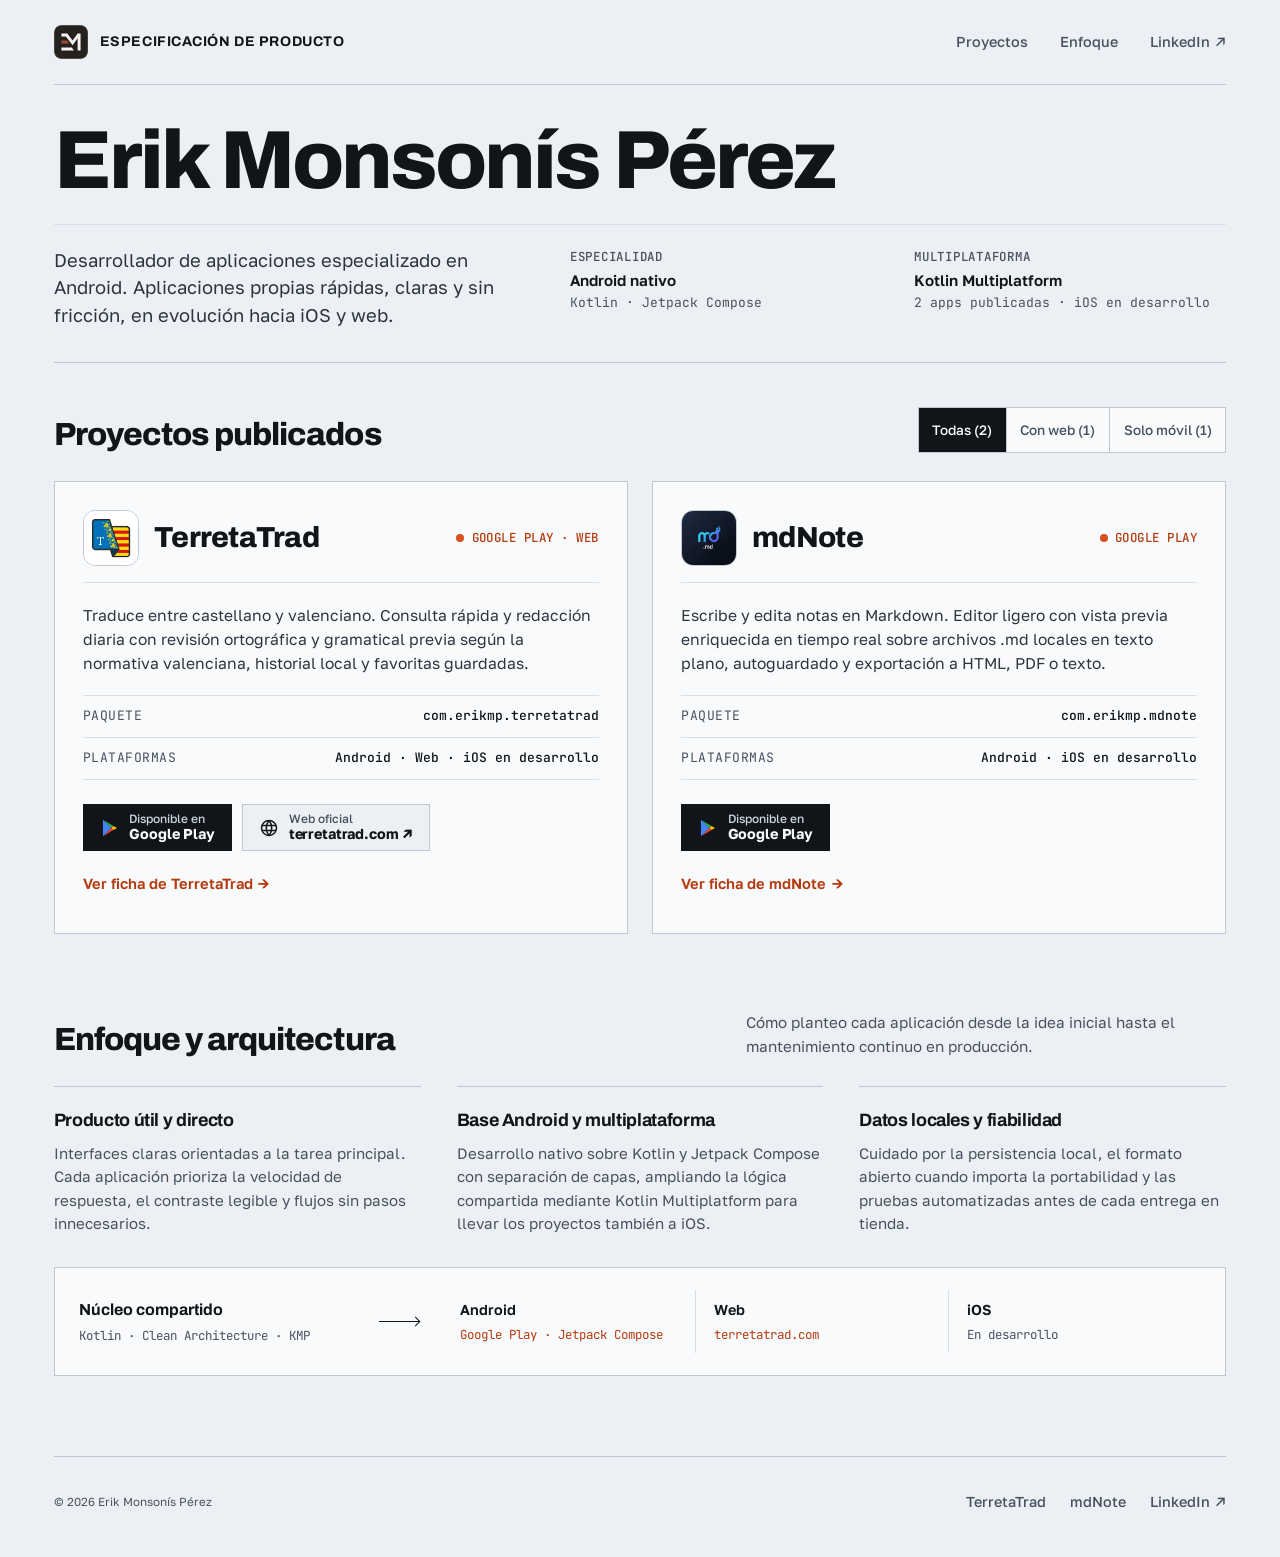
<file: index.html>
<!doctype html>
<html lang="es">
  <head>
    <meta charset="utf-8">
    <meta name="viewport" content="width=device-width, initial-scale=1">
    <title>Erik Monsonís Pérez · Desarrollo de aplicaciones</title>
    <meta name="description" content="Portfolio de Erik Monsonís Pérez, desarrollador de aplicaciones especializado en Android.">
    <link rel="icon" type="image/svg+xml" href="/assets/monograma.svg">
    <link rel="apple-touch-icon" href="/assets/developer-icon.png">
    <link rel="preconnect" href="https://fonts.googleapis.com">
    <link rel="preconnect" href="https://fonts.gstatic.com" crossorigin>
    <link rel="stylesheet" href="https://fonts.googleapis.com/css2?family=Archivo:wght@600;700;800&family=Golos+Text:wght@400;500;600&family=JetBrains+Mono:wght@400;500&display=swap">
    <link rel="stylesheet" href="styles.css">
    <script src="site.js" defer></script>
  </head>
  <body>
    <a class="skip-link" href="#contenido">Saltar al contenido</a>

    <div class="site">
      <header class="site-header">
        <a class="brand" href="./" aria-label="Erik Monsonís Pérez · Inicio">
          <img src="/assets/monograma.svg" width="34" height="34" alt="">
          <span>Especificación de producto</span>
        </a>
        <nav class="nav" aria-label="Navegación principal">
          <a href="#apps">Proyectos</a>
          <a href="#enfoque">Enfoque</a>
          <a href="https://www.linkedin.com/in/erikmonsonisperez/">LinkedIn <span aria-hidden="true">↗</span></a>
        </nav>
      </header>

      <main id="contenido">
        <section class="intro" aria-labelledby="intro-title">
          <h1 id="intro-title">Erik Monsonís Pérez</h1>
          <div class="intro-spec">
            <p class="intro-copy">Desarrollador de aplicaciones especializado en Android. Aplicaciones propias rápidas, claras y sin fricción, en evolución hacia iOS y web.</p>
            <dl class="intro-meta">
              <div class="spec-cell">
                <dt>Especialidad</dt>
                <dd>Android nativo <span class="spec-sub">Kotlin · Jetpack Compose</span></dd>
              </div>
              <div class="spec-cell">
                <dt>Multiplataforma</dt>
                <dd>Kotlin Multiplatform <span class="spec-sub">2 apps publicadas · iOS en desarrollo</span></dd>
              </div>
            </dl>
          </div>
        </section>

        <section id="apps" class="section-block" aria-labelledby="apps-title">
          <div class="section-heading">
            <div>
              <h2 id="apps-title">Proyectos publicados</h2>
            </div>
            <div class="platform-filter" role="group" aria-label="Filtrar proyectos por disponibilidad">
              <button type="button" class="filter-btn" data-filter="all" aria-pressed="true">Todas (2)</button>
              <button type="button" class="filter-btn" data-filter="web" aria-pressed="false">Con web (1)</button>
              <button type="button" class="filter-btn" data-filter="mobile" aria-pressed="false">Solo móvil (1)</button>
            </div>
            <p id="filter-status" class="sr-only" aria-live="polite">Mostrando las 2 aplicaciones publicadas.</p>
          </div>

          <div class="project-grid">
            <article class="project-card" data-scope="all web">
              <header class="project-card-header">
                <div class="project-identity">
                  <img class="app-icon" src="/assets/terretatrad.webp" width="56" height="56" alt="">
                  <h3><a href="/terretatrad/">TerretaTrad</a></h3>
                </div>
                <span class="status-dot">Google Play · Web</span>
              </header>

              <div class="project-card-body">
                <p class="project-card-summary">Traduce entre castellano y valenciano. Consulta rápida y redacción diaria con revisión ortográfica y gramatical previa según la normativa valenciana, historial local y favoritas guardadas.</p>
                <dl class="spec-table">
                  <div class="spec-row">
                    <dt>Paquete</dt>
                    <dd>com.erikmp.terretatrad</dd>
                  </div>
                  <div class="spec-row">
                    <dt>Plataformas</dt>
                    <dd>Android · Web · iOS en desarrollo</dd>
                  </div>
                </dl>
              </div>

              <footer class="project-card-footer">
                <div class="store-badges">
                  <a class="store-badge store-badge--play" href="https://play.google.com/store/apps/details?id=com.erikmp.terretatrad">
                    <svg class="badge-icon" width="20" height="20" viewBox="0 0 24 24" aria-hidden="true">
                      <path fill="#4285F4" d="M4 2.5L13.6 12 4 21.5c-.3-.3-.5-.8-.5-1.4V3.9c0-.6.2-1.1.5-1.4Z"/>
                      <path fill="#34A853" d="M4 2.5l12.2 6.98L13.6 12 4 2.5Z"/>
                      <path fill="#FBBC04" d="M16.2 9.48l3.7 2.12c.7.4.7.4 0 .8l-3.7 2.12L13.6 12l2.6-2.52Z"/>
                      <path fill="#EA4335" d="M13.6 12l2.6 2.52L4 21.5 13.6 12Z"/>
                    </svg>
                    <span class="badge-text">
                      <span class="badge-kicker">Disponible en</span>
                      <span class="badge-title">Google Play</span>
                    </span>
                  </a>
                  <a class="store-badge store-badge--web" href="https://terretatrad.com/">
                    <svg class="badge-icon" width="20" height="20" viewBox="0 0 24 24" fill="none" stroke="currentColor" stroke-width="1.8" aria-hidden="true">
                      <circle cx="12" cy="12" r="9"/>
                      <path d="M3.6 9h16.8M3.6 15h16.8M12 3a14 14 0 0 1 0 18M12 3a14 14 0 0 0 0 18"/>
                    </svg>
                    <span class="badge-text">
                      <span class="badge-kicker">Web oficial</span>
                      <span class="badge-title">terretatrad.com <span aria-hidden="true">↗</span></span>
                    </span>
                  </a>
                </div>
                <a class="card-detail-link" href="/terretatrad/">Ver ficha de TerretaTrad <span class="arrow" aria-hidden="true">→</span></a>
              </footer>
            </article>

            <article class="project-card" data-scope="all mobile">
              <header class="project-card-header">
                <div class="project-identity">
                  <img class="app-icon" src="/assets/mdnote.webp" width="56" height="56" alt="">
                  <h3><a href="/mdnote/">mdNote</a></h3>
                </div>
                <span class="status-dot">Google Play</span>
              </header>

              <div class="project-card-body">
                <p class="project-card-summary">Escribe y edita notas en Markdown. Editor ligero con vista previa enriquecida en tiempo real sobre archivos .md locales en texto plano, autoguardado y exportación a HTML, PDF o texto.</p>
                <dl class="spec-table">
                  <div class="spec-row">
                    <dt>Paquete</dt>
                    <dd>com.erikmp.mdnote</dd>
                  </div>
                  <div class="spec-row">
                    <dt>Plataformas</dt>
                    <dd>Android · iOS en desarrollo</dd>
                  </div>
                </dl>
              </div>

              <footer class="project-card-footer">
                <div class="store-badges">
                  <a class="store-badge store-badge--play" href="https://play.google.com/store/apps/details?id=com.erikmp.mdnote">
                    <svg class="badge-icon" width="20" height="20" viewBox="0 0 24 24" aria-hidden="true">
                      <path fill="#4285F4" d="M4 2.5L13.6 12 4 21.5c-.3-.3-.5-.8-.5-1.4V3.9c0-.6.2-1.1.5-1.4Z"/>
                      <path fill="#34A853" d="M4 2.5l12.2 6.98L13.6 12 4 2.5Z"/>
                      <path fill="#FBBC04" d="M16.2 9.48l3.7 2.12c.7.4.7.4 0 .8l-3.7 2.12L13.6 12l2.6-2.52Z"/>
                      <path fill="#EA4335" d="M13.6 12l2.6 2.52L4 21.5 13.6 12Z"/>
                    </svg>
                    <span class="badge-text">
                      <span class="badge-kicker">Disponible en</span>
                      <span class="badge-title">Google Play</span>
                    </span>
                  </a>
                </div>
                <a class="card-detail-link" href="/mdnote/">Ver ficha de mdNote <span class="arrow" aria-hidden="true">→</span></a>
              </footer>
            </article>
          </div>
        </section>

        <section id="enfoque" class="section-block section-block--spaced" aria-labelledby="enfoque-title">
          <div class="section-heading">
            <h2 id="enfoque-title">Enfoque y arquitectura</h2>
            <p class="section-summary">Cómo planteo cada aplicación desde la idea inicial hasta el mantenimiento continuo en producción.</p>
          </div>

          <div class="pillars-ledger">
            <article class="pillar-item">
              <h3>Producto útil y directo</h3>
              <p>Interfaces claras orientadas a la tarea principal. Cada aplicación prioriza la velocidad de respuesta, el contraste legible y flujos sin pasos innecesarios.</p>
            </article>
            <article class="pillar-item">
              <h3>Base Android y multiplataforma</h3>
              <p>Desarrollo nativo sobre Kotlin y Jetpack Compose con separación de capas, ampliando la lógica compartida mediante Kotlin Multiplatform para llevar los proyectos también a iOS.</p>
            </article>
            <article class="pillar-item">
              <h3>Datos locales y fiabilidad</h3>
              <p>Cuidado por la persistencia local, el formato abierto cuando importa la portabilidad y las pruebas automatizadas antes de cada entrega en tienda.</p>
            </article>
          </div>

          <div class="arch-flow" aria-label="Flujo de arquitectura multiplataforma">
            <div class="arch-core">
              <strong>Núcleo compartido</strong>
              <span>Kotlin · Clean Architecture · KMP</span>
            </div>
            <div class="arch-bridge" aria-hidden="true"></div>
            <div class="arch-targets">
              <div class="arch-target arch-target--live">
                <strong>Android</strong>
                <span>Google Play · Jetpack Compose</span>
              </div>
              <div class="arch-target arch-target--live">
                <strong>Web</strong>
                <span>terretatrad.com</span>
              </div>
              <div class="arch-target">
                <strong>iOS</strong>
                <span>En desarrollo</span>
              </div>
            </div>
          </div>
        </section>
      </main>

      <footer class="site-footer">
        <small>© 2026 Erik Monsonís Pérez</small>
        <div class="footer-links">
          <a href="/terretatrad/">TerretaTrad</a>
          <a href="/mdnote/">mdNote</a>
          <a href="https://www.linkedin.com/in/erikmonsonisperez/">LinkedIn <span aria-hidden="true">↗</span></a>
        </div>
      </footer>
    </div>
  </body>
</html>
</file>
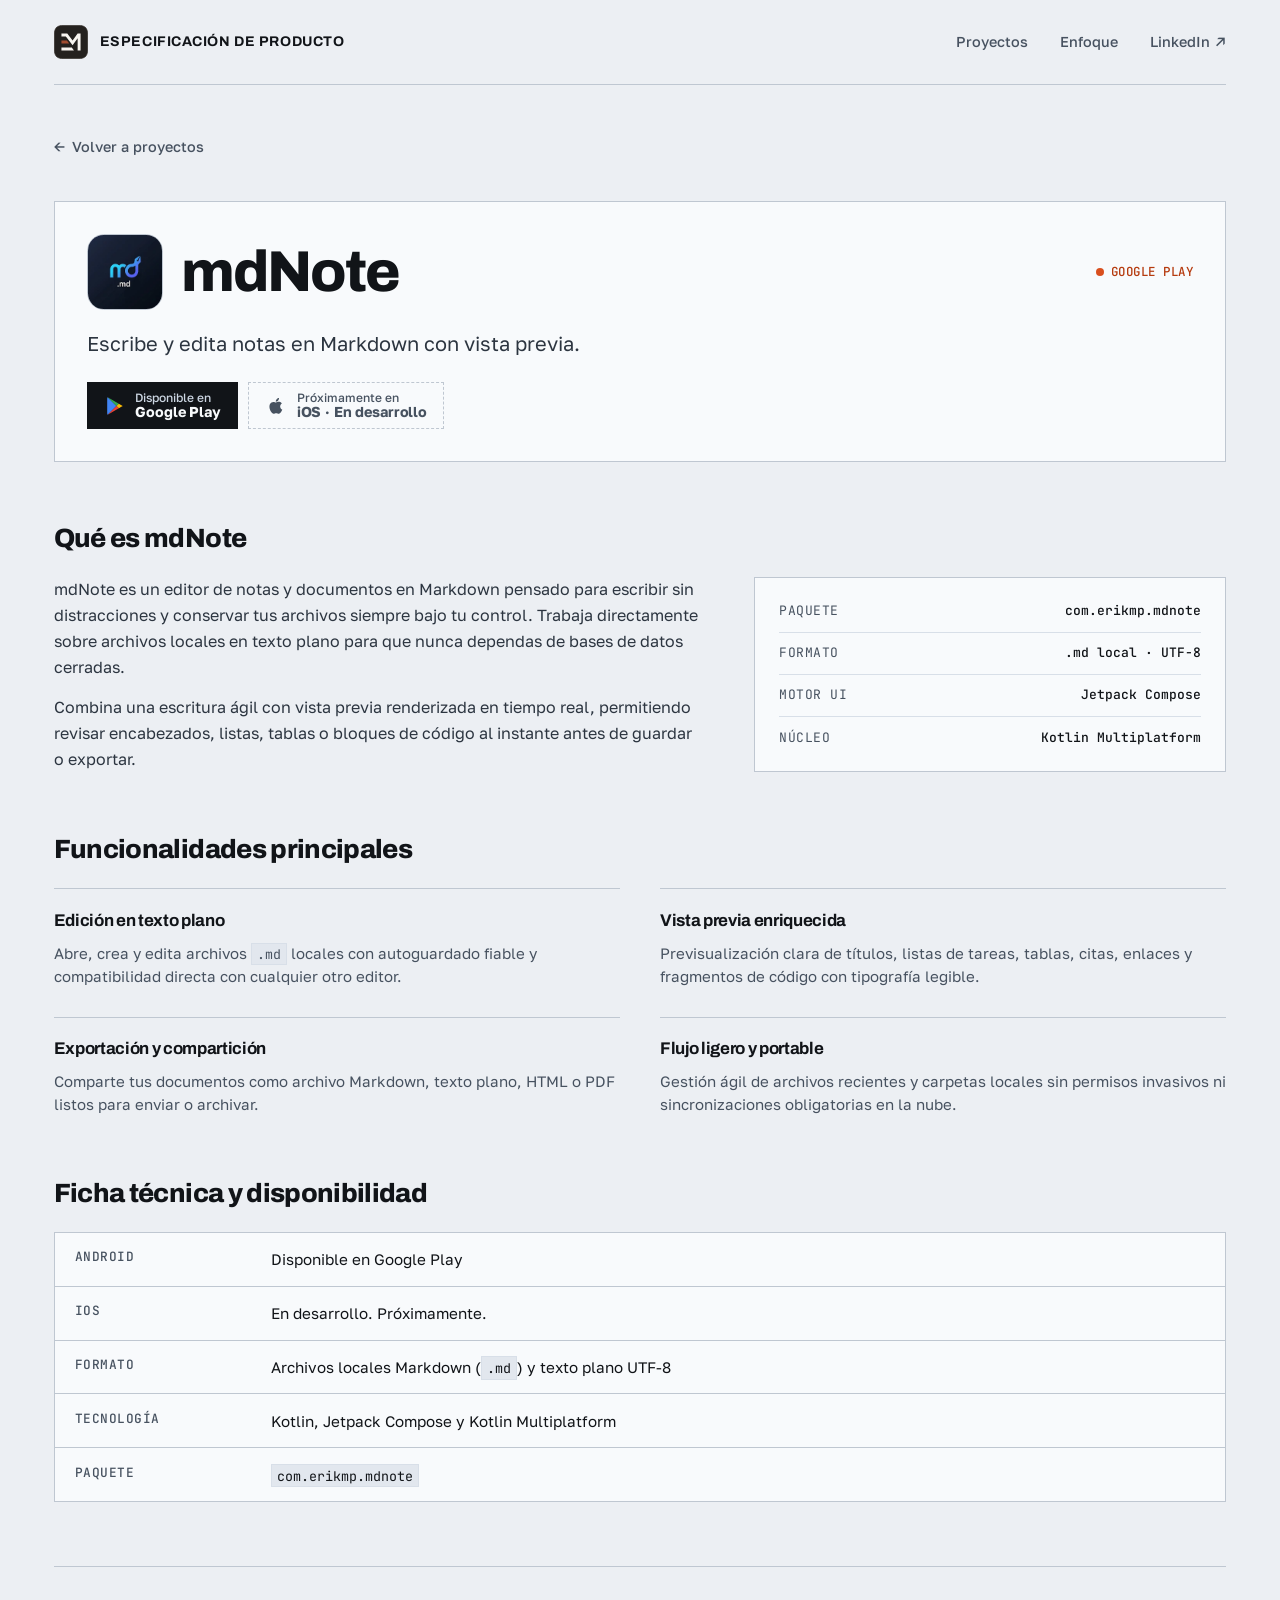
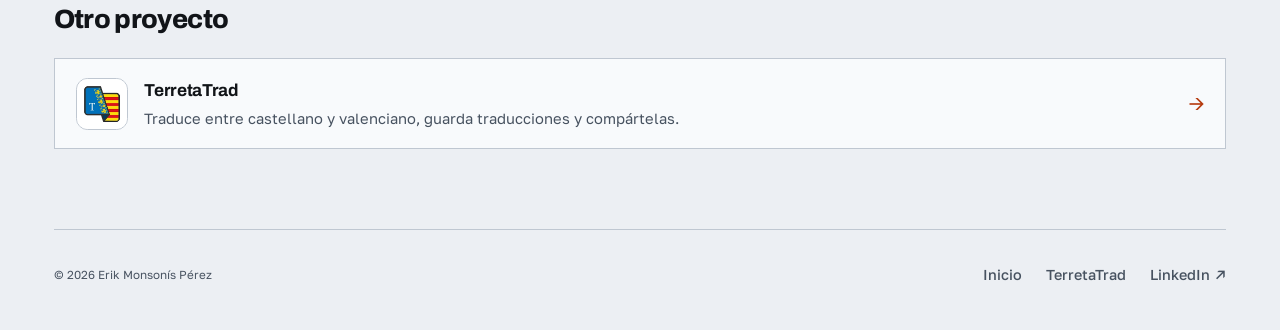
<file: mdnote/index.html>
<!doctype html>
<html lang="es">
  <head>
    <meta charset="utf-8">
    <meta name="viewport" content="width=device-width, initial-scale=1">
    <title>mdNote · Erik Monsonís Pérez</title>
    <meta name="description" content="Escribe y edita notas en Markdown con vista previa.">
    <link rel="icon" type="image/svg+xml" href="/assets/monograma.svg">
    <link rel="apple-touch-icon" href="/assets/developer-icon.png">
    <link rel="preconnect" href="https://fonts.googleapis.com">
    <link rel="preconnect" href="https://fonts.gstatic.com" crossorigin>
    <link rel="stylesheet" href="https://fonts.googleapis.com/css2?family=Archivo:wght@600;700;800&family=Golos+Text:wght@400;500;600&family=JetBrains+Mono:wght@400;500&display=swap">
    <link rel="stylesheet" href="../styles.css">
    <script src="../site.js" defer></script>
  </head>
  <body>
    <a class="skip-link" href="#contenido">Saltar al contenido</a>

    <div class="site">
      <header class="site-header">
        <a class="brand" href="../" aria-label="Erik Monsonís Pérez · Inicio">
          <img src="/assets/monograma.svg" width="34" height="34" alt="">
          <span>Especificación de producto</span>
        </a>
        <nav class="nav" aria-label="Navegación principal">
          <a href="../#apps">Proyectos</a>
          <a href="../#enfoque">Enfoque</a>
          <a href="https://www.linkedin.com/in/erikmonsonisperez/">LinkedIn <span aria-hidden="true">↗</span></a>
        </nav>
      </header>

      <main id="contenido">
        <article class="detail" aria-labelledby="app-title">
          <a class="back-link" href="../#apps"><span aria-hidden="true">←</span> Volver a proyectos</a>

          <header class="detail-header">
            <div class="detail-heading">
              <div class="detail-title-row">
                <img class="app-icon" src="/assets/mdnote.webp" width="76" height="76" alt="">
                <h1 id="app-title">mdNote</h1>
              </div>
              <span class="status-dot">Google Play</span>
            </div>

            <p class="detail-copy">Escribe y edita notas en Markdown con vista previa.</p>

            <div class="detail-links store-badges">
              <a class="store-badge store-badge--play" href="https://play.google.com/store/apps/details?id=com.erikmp.mdnote">
                <svg class="badge-icon" width="22" height="22" viewBox="0 0 24 24" aria-hidden="true">
                  <path fill="#4285F4" d="M4 2.5L13.6 12 4 21.5c-.3-.3-.5-.8-.5-1.4V3.9c0-.6.2-1.1.5-1.4Z"/>
                  <path fill="#34A853" d="M4 2.5l12.2 6.98L13.6 12 4 2.5Z"/>
                  <path fill="#FBBC04" d="M16.2 9.48l3.7 2.12c.7.4.7.4 0 .8l-3.7 2.12L13.6 12l2.6-2.52Z"/>
                  <path fill="#EA4335" d="M13.6 12l2.6 2.52L4 21.5 13.6 12Z"/>
                </svg>
                <span class="badge-text">
                  <span class="badge-kicker">Disponible en</span>
                  <span class="badge-title">Google Play</span>
                </span>
              </a>

              <span class="store-badge store-badge--status">
                <svg class="badge-icon" width="22" height="22" viewBox="0 0 24 24" aria-hidden="true">
                  <path fill="currentColor" d="M16.52 12.46c-.02-2.17 1.77-3.22 1.85-3.27-1.01-1.48-2.58-1.68-3.13-1.7-1.32-.14-2.6.79-3.28.79-.68 0-1.72-.77-2.83-.75-1.45.02-2.79.85-3.54 2.15-1.52 2.63-.39 6.52 1.08 8.65.72 1.04 1.58 2.21 2.71 2.17 1.09-.04 1.5-.7 2.82-.7 1.31 0 1.69.7 2.83.68 1.17-.02 1.91-1.06 2.62-2.11.83-1.21 1.17-2.38 1.19-2.44-.03-.01-2.3-.88-2.32-3.47ZM14.37 6.08c.6-.73 1.01-1.74.9-2.75-.87.04-1.93.58-2.55 1.31-.55.64-1.04 1.67-.91 2.66.97.08 1.96-.49 2.56-1.22Z"/>
                </svg>
                <span class="badge-text">
                  <span class="badge-kicker">Próximamente en</span>
                  <span class="badge-title">iOS · En desarrollo</span>
                </span>
              </span>
            </div>
          </header>

          <section class="detail-section" aria-labelledby="overview-title">
            <h2 id="overview-title">Qué es mdNote</h2>
            <div class="detail-overview">
              <div class="detail-overview-prose">
                <p>mdNote es un editor de notas y documentos en Markdown pensado para escribir sin distracciones y conservar tus archivos siempre bajo tu control. Trabaja directamente sobre archivos locales en texto plano para que nunca dependas de bases de datos cerradas.</p>
                <p>Combina una escritura ágil con vista previa renderizada en tiempo real, permitiendo revisar encabezados, listas, tablas o bloques de código al instante antes de guardar o exportar.</p>
              </div>
              <aside class="detail-spec-sheet" aria-label="Resumen técnico de mdNote">
                <dl class="spec-table spec-table--sheet">
                  <div class="spec-row"><dt>Paquete</dt><dd>com.erikmp.mdnote</dd></div>
                  <div class="spec-row"><dt>Formato</dt><dd>.md local · UTF-8</dd></div>
                  <div class="spec-row"><dt>Motor UI</dt><dd>Jetpack Compose</dd></div>
                  <div class="spec-row"><dt>Núcleo</dt><dd>Kotlin Multiplatform</dd></div>
                </dl>
              </aside>
            </div>
          </section>

          <section class="detail-section" aria-labelledby="features-title">
            <h2 id="features-title">Funcionalidades principales</h2>
            <div class="feature-ledger">
              <article class="feature-item">
                <h3>Edición en texto plano</h3>
                <p>Abre, crea y edita archivos <code>.md</code> locales con autoguardado fiable y compatibilidad directa con cualquier otro editor.</p>
              </article>
              <article class="feature-item">
                <h3>Vista previa enriquecida</h3>
                <p>Previsualización clara de títulos, listas de tareas, tablas, citas, enlaces y fragmentos de código con tipografía legible.</p>
              </article>
              <article class="feature-item">
                <h3>Exportación y compartición</h3>
                <p>Comparte tus documentos como archivo Markdown, texto plano, HTML o PDF listos para enviar o archivar.</p>
              </article>
              <article class="feature-item">
                <h3>Flujo ligero y portable</h3>
                <p>Gestión ágil de archivos recientes y carpetas locales sin permisos invasivos ni sincronizaciones obligatorias en la nube.</p>
              </article>
            </div>
          </section>

          <section class="availability" aria-labelledby="availability-title">
            <h2 id="availability-title">Ficha técnica y disponibilidad</h2>
            <dl>
              <div><dt>Android</dt><dd>Disponible en Google Play</dd></div>
              <div><dt>iOS</dt><dd>En desarrollo. Próximamente.</dd></div>
              <div><dt>Formato</dt><dd>Archivos locales Markdown (<code>.md</code>) y texto plano UTF-8</dd></div>
              <div><dt>Tecnología</dt><dd>Kotlin, Jetpack Compose y Kotlin Multiplatform</dd></div>
              <div><dt>Paquete</dt><dd><code>com.erikmp.mdnote</code></dd></div>
            </dl>
          </section>

          <aside class="other-project" aria-label="Otro proyecto del estudio">
            <h2>Otro proyecto</h2>
            <a class="other-project-link" href="../terretatrad/">
              <img class="app-icon" src="/assets/terretatrad.webp" width="52" height="52" alt="">
              <span>
                <strong>TerretaTrad</strong>
                <span>Traduce entre castellano y valenciano, guarda traducciones y compártelas.</span>
              </span>
              <span class="app-arrow" aria-hidden="true">→</span>
            </a>
          </aside>
        </article>
      </main>

      <footer class="site-footer">
        <small>© 2026 Erik Monsonís Pérez</small>
        <div class="footer-links">
          <a href="../">Inicio</a>
          <a href="../terretatrad/">TerretaTrad</a>
          <a href="https://www.linkedin.com/in/erikmonsonisperez/">LinkedIn <span aria-hidden="true">↗</span></a>
        </div>
      </footer>
    </div>
  </body>
</html>
</file>
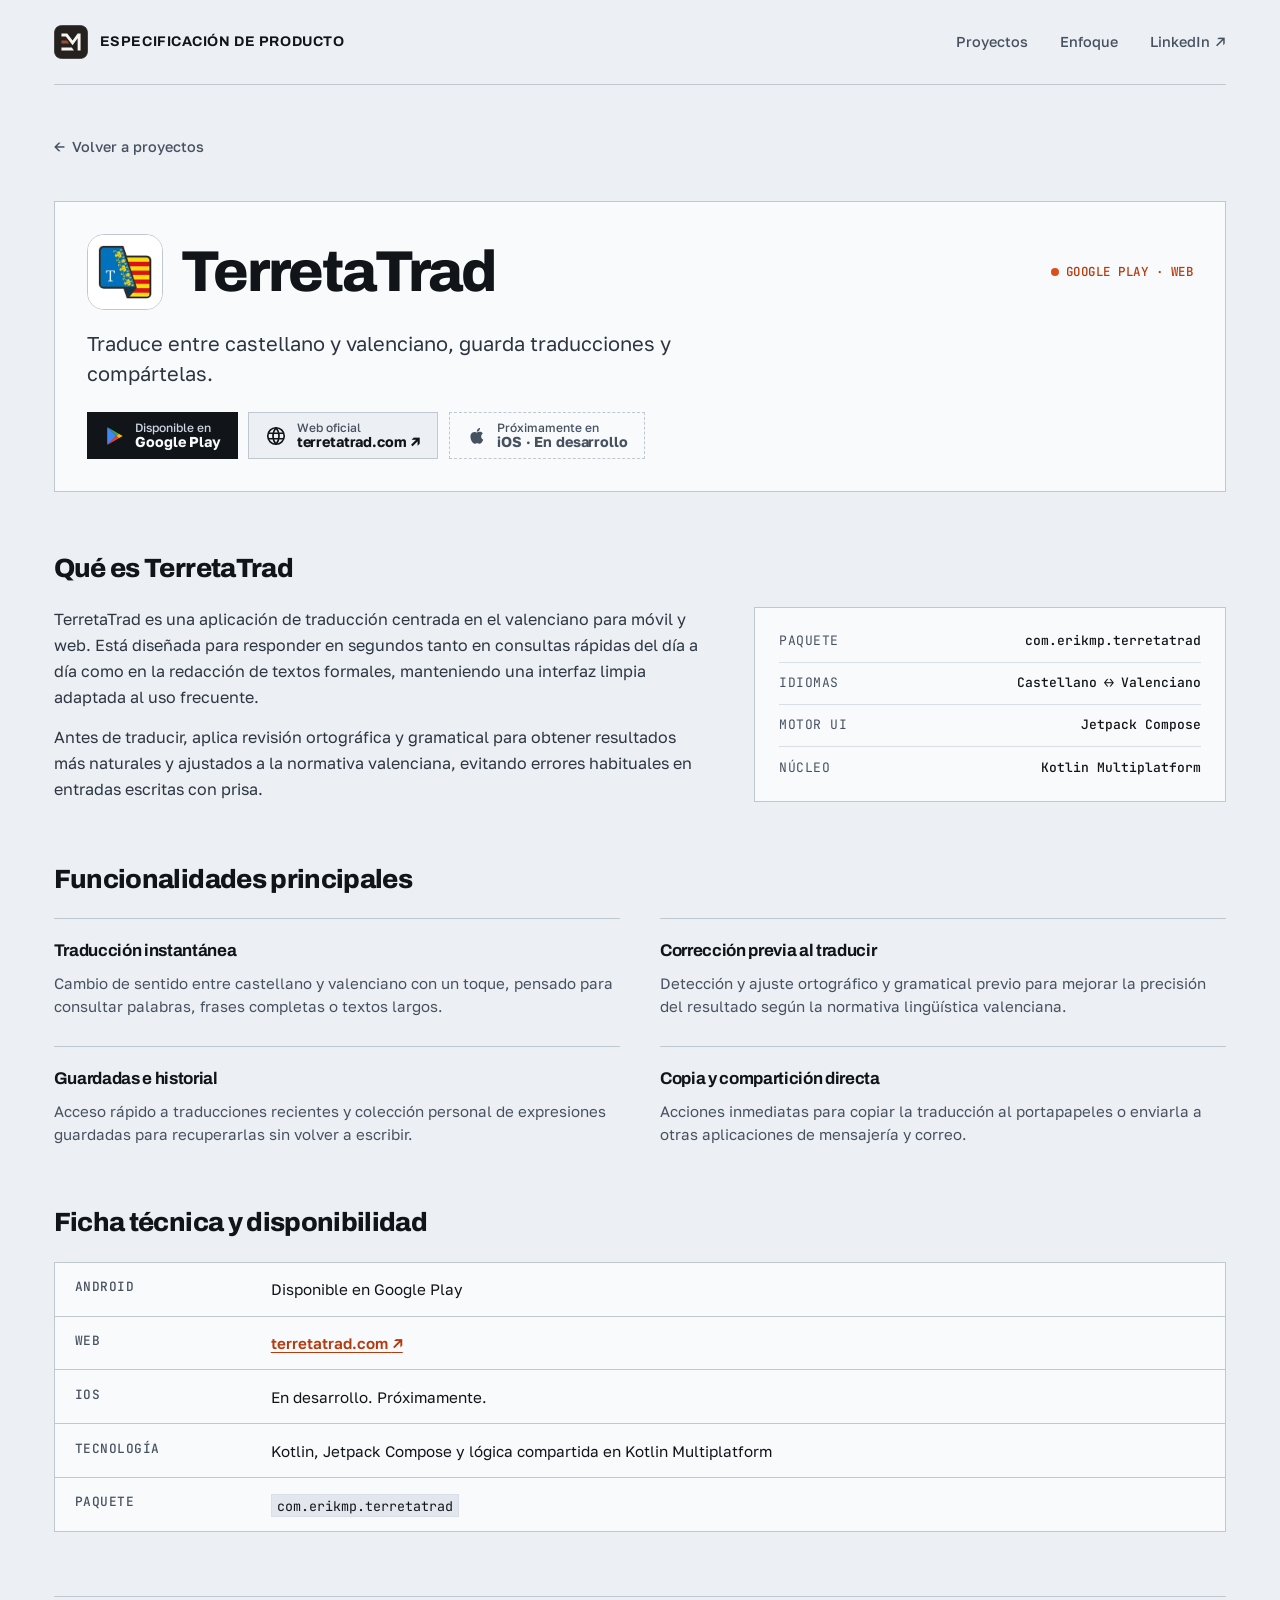
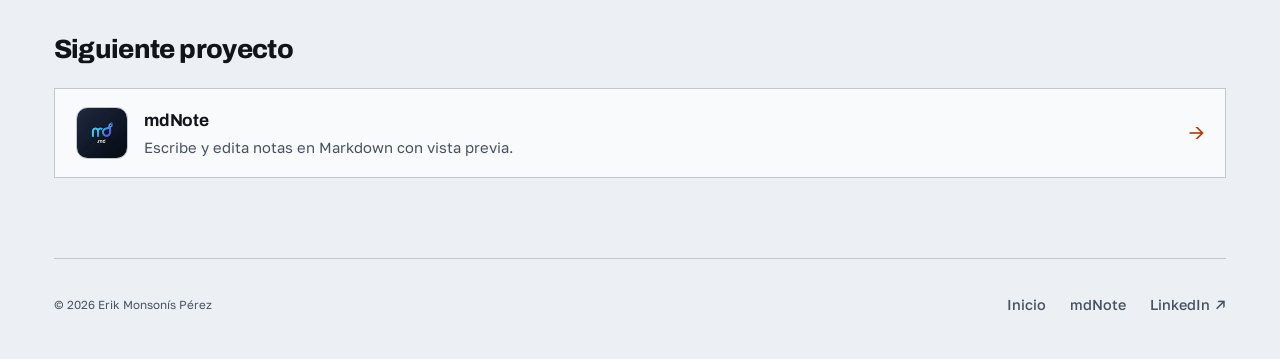
<file: terretatrad/index.html>
<!doctype html>
<html lang="es">
  <head>
    <meta charset="utf-8">
    <meta name="viewport" content="width=device-width, initial-scale=1">
    <title>TerretaTrad · Erik Monsonís Pérez</title>
    <meta name="description" content="Traduce entre castellano y valenciano, guarda traducciones y compártelas.">
    <link rel="icon" type="image/svg+xml" href="/assets/monograma.svg">
    <link rel="apple-touch-icon" href="/assets/developer-icon.png">
    <link rel="preconnect" href="https://fonts.googleapis.com">
    <link rel="preconnect" href="https://fonts.gstatic.com" crossorigin>
    <link rel="stylesheet" href="https://fonts.googleapis.com/css2?family=Archivo:wght@600;700;800&family=Golos+Text:wght@400;500;600&family=JetBrains+Mono:wght@400;500&display=swap">
    <link rel="stylesheet" href="../styles.css">
    <script src="../site.js" defer></script>
  </head>
  <body>
    <a class="skip-link" href="#contenido">Saltar al contenido</a>

    <div class="site">
      <header class="site-header">
        <a class="brand" href="../" aria-label="Erik Monsonís Pérez · Inicio">
          <img src="/assets/monograma.svg" width="34" height="34" alt="">
          <span>Especificación de producto</span>
        </a>
        <nav class="nav" aria-label="Navegación principal">
          <a href="../#apps">Proyectos</a>
          <a href="../#enfoque">Enfoque</a>
          <a href="https://www.linkedin.com/in/erikmonsonisperez/">LinkedIn <span aria-hidden="true">↗</span></a>
        </nav>
      </header>

      <main id="contenido">
        <article class="detail" aria-labelledby="app-title">
          <a class="back-link" href="../#apps"><span aria-hidden="true">←</span> Volver a proyectos</a>

          <header class="detail-header">
            <div class="detail-heading">
              <div class="detail-title-row">
                <img class="app-icon" src="/assets/terretatrad.webp" width="76" height="76" alt="">
                <h1 id="app-title">TerretaTrad</h1>
              </div>
              <span class="status-dot">Google Play · Web</span>
            </div>

            <p class="detail-copy">Traduce entre castellano y valenciano, guarda traducciones y compártelas.</p>

            <div class="detail-links store-badges">
              <a class="store-badge store-badge--play" href="https://play.google.com/store/apps/details?id=com.erikmp.terretatrad">
                <svg class="badge-icon" width="22" height="22" viewBox="0 0 24 24" aria-hidden="true">
                  <path fill="#4285F4" d="M4 2.5L13.6 12 4 21.5c-.3-.3-.5-.8-.5-1.4V3.9c0-.6.2-1.1.5-1.4Z"/>
                  <path fill="#34A853" d="M4 2.5l12.2 6.98L13.6 12 4 2.5Z"/>
                  <path fill="#FBBC04" d="M16.2 9.48l3.7 2.12c.7.4.7.4 0 .8l-3.7 2.12L13.6 12l2.6-2.52Z"/>
                  <path fill="#EA4335" d="M13.6 12l2.6 2.52L4 21.5 13.6 12Z"/>
                </svg>
                <span class="badge-text">
                  <span class="badge-kicker">Disponible en</span>
                  <span class="badge-title">Google Play</span>
                </span>
              </a>

              <a class="store-badge store-badge--web" href="https://terretatrad.com/">
                <svg class="badge-icon" width="22" height="22" viewBox="0 0 24 24" fill="none" stroke="currentColor" stroke-width="1.8" aria-hidden="true">
                  <circle cx="12" cy="12" r="9"/>
                  <path d="M3.6 9h16.8M3.6 15h16.8M12 3a14 14 0 0 1 0 18M12 3a14 14 0 0 0 0 18"/>
                </svg>
                <span class="badge-text">
                  <span class="badge-kicker">Web oficial</span>
                  <span class="badge-title">terretatrad.com <span aria-hidden="true">↗</span></span>
                </span>
              </a>

              <span class="store-badge store-badge--status">
                <svg class="badge-icon" width="22" height="22" viewBox="0 0 24 24" aria-hidden="true">
                  <path fill="currentColor" d="M16.52 12.46c-.02-2.17 1.77-3.22 1.85-3.27-1.01-1.48-2.58-1.68-3.13-1.7-1.32-.14-2.6.79-3.28.79-.68 0-1.72-.77-2.83-.75-1.45.02-2.79.85-3.54 2.15-1.52 2.63-.39 6.52 1.08 8.65.72 1.04 1.58 2.21 2.71 2.17 1.09-.04 1.5-.7 2.82-.7 1.31 0 1.69.7 2.83.68 1.17-.02 1.91-1.06 2.62-2.11.83-1.21 1.17-2.38 1.19-2.44-.03-.01-2.3-.88-2.32-3.47ZM14.37 6.08c.6-.73 1.01-1.74.9-2.75-.87.04-1.93.58-2.55 1.31-.55.64-1.04 1.67-.91 2.66.97.08 1.96-.49 2.56-1.22Z"/>
                </svg>
                <span class="badge-text">
                  <span class="badge-kicker">Próximamente en</span>
                  <span class="badge-title">iOS · En desarrollo</span>
                </span>
              </span>
            </div>
          </header>

          <section class="detail-section" aria-labelledby="overview-title">
            <h2 id="overview-title">Qué es TerretaTrad</h2>
            <div class="detail-overview">
              <div class="detail-overview-prose">
                <p>TerretaTrad es una aplicación de traducción centrada en el valenciano para móvil y web. Está diseñada para responder en segundos tanto en consultas rápidas del día a día como en la redacción de textos formales, manteniendo una interfaz limpia adaptada al uso frecuente.</p>
                <p>Antes de traducir, aplica revisión ortográfica y gramatical para obtener resultados más naturales y ajustados a la normativa valenciana, evitando errores habituales en entradas escritas con prisa.</p>
              </div>
              <aside class="detail-spec-sheet" aria-label="Resumen técnico de TerretaTrad">
                <dl class="spec-table spec-table--sheet">
                  <div class="spec-row"><dt>Paquete</dt><dd>com.erikmp.terretatrad</dd></div>
                  <div class="spec-row"><dt>Idiomas</dt><dd>Castellano ↔ Valenciano</dd></div>
                  <div class="spec-row"><dt>Motor UI</dt><dd>Jetpack Compose</dd></div>
                  <div class="spec-row"><dt>Núcleo</dt><dd>Kotlin Multiplatform</dd></div>
                </dl>
              </aside>
            </div>
          </section>

          <section class="detail-section" aria-labelledby="features-title">
            <h2 id="features-title">Funcionalidades principales</h2>
            <div class="feature-ledger">
              <article class="feature-item">
                <h3>Traducción instantánea</h3>
                <p>Cambio de sentido entre castellano y valenciano con un toque, pensado para consultar palabras, frases completas o textos largos.</p>
              </article>
              <article class="feature-item">
                <h3>Corrección previa al traducir</h3>
                <p>Detección y ajuste ortográfico y gramatical previo para mejorar la precisión del resultado según la normativa lingüística valenciana.</p>
              </article>
              <article class="feature-item">
                <h3>Guardadas e historial</h3>
                <p>Acceso rápido a traducciones recientes y colección personal de expresiones guardadas para recuperarlas sin volver a escribir.</p>
              </article>
              <article class="feature-item">
                <h3>Copia y compartición directa</h3>
                <p>Acciones inmediatas para copiar la traducción al portapapeles o enviarla a otras aplicaciones de mensajería y correo.</p>
              </article>
            </div>
          </section>

          <section class="availability" aria-labelledby="availability-title">
            <h2 id="availability-title">Ficha técnica y disponibilidad</h2>
            <dl>
              <div><dt>Android</dt><dd>Disponible en Google Play</dd></div>
              <div><dt>Web</dt><dd><a class="inline-link" href="https://terretatrad.com/">terretatrad.com <span aria-hidden="true">↗</span></a></dd></div>
              <div><dt>iOS</dt><dd>En desarrollo. Próximamente.</dd></div>
              <div><dt>Tecnología</dt><dd>Kotlin, Jetpack Compose y lógica compartida en Kotlin Multiplatform</dd></div>
              <div><dt>Paquete</dt><dd><code>com.erikmp.terretatrad</code></dd></div>
            </dl>
          </section>

          <aside class="other-project" aria-label="Otro proyecto del estudio">
            <h2>Siguiente proyecto</h2>
            <a class="other-project-link" href="../mdnote/">
              <img class="app-icon" src="/assets/mdnote.webp" width="52" height="52" alt="">
              <span>
                <strong>mdNote</strong>
                <span>Escribe y edita notas en Markdown con vista previa.</span>
              </span>
              <span class="app-arrow" aria-hidden="true">→</span>
            </a>
          </aside>
        </article>
      </main>

      <footer class="site-footer">
        <small>© 2026 Erik Monsonís Pérez</small>
        <div class="footer-links">
          <a href="../">Inicio</a>
          <a href="../mdnote/">mdNote</a>
          <a href="https://www.linkedin.com/in/erikmonsonisperez/">LinkedIn <span aria-hidden="true">↗</span></a>
        </div>
      </footer>
    </div>
  </body>
</html>
</file>
<file: styles.css>
:root {
  color-scheme: light;
  --bg: #eceff3;
  --surface: #f8fafc;
  --surface-alt: #e2e7ee;
  --ink: #111418;
  --muted: #475260;
  --accent: #d94f1e;
  --accent-ink: #b53a0e;
  --accent-hover: #962e09;
  --focus: #b53a0e;
  --line: #bfc7d1;
  --line-subtle: #d8dfe8;
  --gutter: clamp(1rem, 4.2vw, 3.5rem);
  --ease: cubic-bezier(0.2, 0.8, 0.2, 1);
  --ease-enter: cubic-bezier(0.22, 1, 0.36, 1);
}

*,
*::before,
*::after {
  box-sizing: border-box;
}

html {
  scrollbar-color: #9aa5b4 var(--bg);
}

body {
  margin: 0;
  background: var(--bg);
  color: var(--ink);
  font-family: "Golos Text", -apple-system, BlinkMacSystemFont, "Segoe UI", sans-serif;
  font-size: 1rem;
  font-weight: 400;
  line-height: 1.58;
  text-rendering: optimizeLegibility;
  -webkit-font-smoothing: antialiased;
  caret-color: var(--accent-ink);
}

::selection {
  background: var(--ink);
  color: var(--surface);
}

img,
svg {
  display: block;
}

a {
  color: inherit;
  text-decoration: none;
}

a:focus-visible,
button:focus-visible {
  outline: 2px solid var(--focus);
  outline-offset: 2px;
}

code,
.mono {
  font-family: "JetBrains Mono", ui-monospace, SFMono-Regular, Menlo, monospace;
}

code {
  font-size: 0.88em;
  padding: 0.12em 0.38em;
  background: var(--surface-alt);
  border: 1px solid var(--line-subtle);
  border-radius: 0;
}

.sr-only {
  position: absolute;
  width: 1px;
  height: 1px;
  padding: 0;
  margin: -1px;
  overflow: hidden;
  clip-path: inset(50%);
  white-space: nowrap;
  border: 0;
}

.skip-link {
  position: fixed;
  top: -4rem;
  left: 1rem;
  z-index: 100;
  padding: 0.65rem 1rem;
  background: var(--ink);
  color: var(--surface);
  font-size: 0.875rem;
  font-weight: 600;
}

.skip-link:focus {
  top: 1rem;
}

.site {
  width: min(76rem, calc(100% - 2 * var(--gutter)));
  min-height: 100vh;
  min-height: 100dvh;
  margin-inline: auto;
  display: flex;
  flex-direction: column;
}

/* Header & Footer */
.site-header,
.site-footer {
  display: flex;
  align-items: center;
  justify-content: space-between;
  flex-wrap: wrap;
  gap: 0.75rem 1.5rem;
}

.site-header {
  padding-block: 1.25rem;
  border-bottom: 1px solid var(--line);
}

.brand {
  display: inline-flex;
  align-items: center;
  gap: 0.75rem;
  min-height: 44px;
  font-family: "Archivo", sans-serif;
  font-size: 0.875rem;
  font-weight: 700;
  letter-spacing: 0.04em;
  text-transform: uppercase;
}

.brand img {
  width: 34px;
  height: 34px;
  border-radius: 7px;
  transition: transform 150ms var(--ease);
}

.brand:hover img,
.brand:focus-visible img {
  transform: scale(1.04);
}

.nav {
  display: flex;
  align-items: center;
  flex-wrap: wrap;
  gap: 0.5rem clamp(1rem, 2.5vw, 2rem);
}

.nav a,
.site-footer a {
  position: relative;
  display: inline-flex;
  align-items: center;
  gap: 0.3rem;
  min-height: 44px;
  color: var(--muted);
  font-size: 0.9rem;
  font-weight: 500;
  transition: color 150ms var(--ease);
}

.nav a::after,
.site-footer a::after {
  content: "";
  position: absolute;
  left: 0;
  right: 0;
  bottom: 8px;
  height: 1.5px;
  background: var(--ink);
  transform: scaleX(0);
  transform-origin: left;
  transition: transform 160ms var(--ease);
}

.nav a:hover,
.nav a:focus-visible,
.site-footer a:hover,
.site-footer a:focus-visible {
  color: var(--ink);
}

.nav a:hover::after,
.nav a:focus-visible::after,
.site-footer a:hover::after,
.site-footer a:focus-visible::after {
  transform: scaleX(1);
}

main {
  flex: 1;
}

h1,
h2,
h3,
p,
dl,
dd,
ul {
  margin: 0;
}

h1,
h2,
h3 {
  font-family: "Archivo", sans-serif;
  color: var(--ink);
}

/* Hero / Portada */
.intro {
  container-type: inline-size;
  padding-top: 2.25rem;
  padding-bottom: 2rem;
  border-bottom: 1px solid var(--line);
}

.intro h1 {
  font-size: clamp(1.55rem, 8.1vw, 5.15rem);
  font-size: clamp(1.55rem, 8.1cqi, 5.15rem);
  font-weight: 800;
  line-height: 0.96;
  letter-spacing: -0.035em;
  white-space: nowrap;
}

@media (max-width: 19.5rem) {
  .intro h1 {
    font-size: 1.75rem;
    white-space: normal;
  }
}

.intro-spec {
  margin-top: 1.5rem;
  padding-top: 1.35rem;
  border-top: 1px solid var(--line-subtle);
  display: grid;
  grid-template-columns: minmax(0, 1.55fr) repeat(2, minmax(0, 1fr));
  gap: 1.25rem 2rem;
  align-items: start;
}

.intro-copy {
  color: #2c3540;
  font-size: clamp(1rem, 0.95rem + 0.35vw, 1.15rem);
  line-height: 1.5;
  max-width: 40rem;
}

.intro-meta {
  display: contents;
}

.spec-cell {
  display: grid;
  gap: 0.25rem;
}

.spec-cell dt {
  font-family: "JetBrains Mono", monospace;
  font-size: 0.78rem;
  font-weight: 500;
  letter-spacing: 0.06em;
  text-transform: uppercase;
  color: var(--muted);
}

.spec-cell dd {
  font-size: 0.95rem;
  font-weight: 600;
  color: var(--ink);
  line-height: 1.38;
}

.spec-sub {
  display: block;
  margin-top: 0.15rem;
  font-family: "JetBrains Mono", monospace;
  font-size: 0.8125rem;
  font-weight: 400;
  color: var(--muted);
}

/* Entrance settle (no content hidden if JS disabled) */
.js-enter .intro h1,
.js-enter .intro-spec {
  animation: dossier-enter 560ms var(--ease-enter) both;
}

.js-enter .intro-spec {
  animation-delay: 80ms;
}

@keyframes dossier-enter {
  from {
    opacity: 0;
    transform: translateY(10px);
  }
  to {
    opacity: 1;
    transform: translateY(0);
  }
}

/* Projects Section */
.section-block {
  padding-top: clamp(1.75rem, 4vw, 2.75rem);
}

.section-block--spaced {
  padding-top: clamp(3.25rem, 6.5vw, 4.75rem);
}

.section-heading {
  display: flex;
  align-items: flex-end;
  justify-content: space-between;
  flex-wrap: wrap;
  gap: 1rem 2rem;
  margin-bottom: clamp(1.25rem, 2.5vw, 1.75rem);
}

.section-heading h2 {
  font-size: clamp(1.4rem, 1.15rem + 1.1vw, 2rem);
  font-weight: 800;
  line-height: 1.12;
  letter-spacing: -0.03em;
}

.section-summary {
  color: var(--muted);
  max-width: 30rem;
  font-size: 0.95rem;
}

/* Interactive Platform Filter */
.platform-filter {
  display: inline-flex;
  flex-wrap: nowrap;
  max-width: 100%;
  background: var(--surface);
  border: 1px solid var(--line);
  border-radius: 0;
}

.filter-btn {
  appearance: none;
  font-family: inherit;
  font-size: 0.85rem;
  font-weight: 500;
  white-space: nowrap;
  min-height: 44px;
  padding: 0.5rem 0.85rem;
  background: transparent;
  color: var(--muted);
  border: 0;
  border-right: 1px solid var(--line);
  border-radius: 0;
  cursor: pointer;
  transition: background-color 140ms var(--ease), color 140ms var(--ease), transform 90ms var(--ease);
}

.filter-btn:last-child {
  border-right: 0;
}

.filter-btn:hover {
  color: var(--ink);
  background: var(--surface-alt);
}

.filter-btn:active {
  transform: scale(0.985);
}

.filter-btn[aria-pressed="true"] {
  background: var(--ink);
  color: var(--surface);
}

/* Dossier Grid */
.project-grid {
  display: grid;
  grid-template-columns: repeat(2, minmax(0, 1fr));
  gap: 1.5rem;
}

.project-card {
  display: flex;
  flex-direction: column;
  justify-content: flex-start;
  gap: 1.25rem;
  padding: 1.75rem;
  background: var(--surface);
  border: 1px solid var(--line);
  border-radius: 0;
  transition: border-color 160ms var(--ease), transform 180ms var(--ease), opacity 180ms var(--ease);
}

.project-card:hover {
  border-color: var(--ink);
  transform: translateY(-2px);
}

.project-card.is-dimmed {
  opacity: 0.42;
}

.project-card.is-highlighted {
  border-color: var(--accent);
}

.project-card-header {
  display: flex;
  align-items: center;
  justify-content: space-between;
  flex-wrap: wrap;
  gap: 0.85rem 1rem;
  padding-bottom: 1rem;
  border-bottom: 1px solid var(--line-subtle);
}

.project-identity {
  display: flex;
  align-items: center;
  gap: 0.95rem;
  min-inline-size: 0;
}

.app-icon {
  aspect-ratio: 1 / 1;
  border-radius: 22%;
  border: 1px solid var(--line);
  flex-shrink: 0;
}

.project-card-header h3 {
  font-size: clamp(1.45rem, 1.25rem + 0.7vw, 1.85rem);
  font-weight: 800;
  letter-spacing: -0.025em;
  line-height: 1.1;
}

.project-card-header h3 a:hover {
  color: var(--accent-ink);
}

.status-dot {
  display: inline-flex;
  align-items: center;
  gap: 0.45rem;
  font-family: "JetBrains Mono", monospace;
  font-size: 0.78rem;
  font-weight: 500;
  letter-spacing: 0.04em;
  text-transform: uppercase;
  color: var(--accent-ink);
  font-variant-numeric: tabular-nums;
}

.status-dot::before {
  content: "";
  width: 8px;
  height: 8px;
  border-radius: 50%;
  background: var(--accent);
  flex-shrink: 0;
}

.project-card-body {
  display: flex;
  flex-direction: column;
  gap: 1.25rem;
}

.project-card-summary {
  color: #2c3540;
  font-size: 0.975rem;
  line-height: 1.54;
}

.spec-table {
  margin: 0;
  padding: 0;
  background: transparent;
  border: 0;
  border-top: 1px solid var(--line-subtle);
  border-radius: 0;
  font-family: "JetBrains Mono", monospace;
  font-size: 0.8125rem;
}

.spec-table--sheet {
  border-top: 0;
}

.spec-row {
  display: flex;
  justify-content: space-between;
  align-items: baseline;
  flex-wrap: wrap;
  gap: 0.35rem 1rem;
  padding: 0.65rem 0;
  border-bottom: 1px solid var(--line-subtle);
}

.spec-table--sheet .spec-row:last-child {
  border-bottom: 0;
}

.spec-row dt {
  color: var(--muted);
  text-transform: uppercase;
  letter-spacing: 0.04em;
}

.spec-row dd {
  color: var(--ink);
  font-weight: 500;
  text-align: right;
  word-break: break-word;
}

.project-card-footer {
  margin-top: auto;
  display: flex;
  flex-direction: column;
  align-items: flex-start;
  gap: 0.65rem;
  padding-top: 0.25rem;
}

/* Unified Action System */
.store-badges {
  display: flex;
  flex-wrap: wrap;
  align-items: center;
  gap: 0.65rem;
}

.store-badge {
  display: inline-flex;
  align-items: center;
  gap: 0.6rem;
  min-height: 46px;
  padding: 0.45rem 1rem;
  border-radius: 0;
  border: 1px solid var(--line);
  transition: background-color 140ms var(--ease), border-color 140ms var(--ease), color 140ms var(--ease), transform 90ms var(--ease);
}

.store-badge:hover {
  transform: translateY(-1px);
}

.store-badge:active {
  transform: translateY(1px) scale(0.985);
}

.store-badge--play {
  background: var(--ink);
  border-color: var(--ink);
  color: var(--surface);
}

.store-badge--play:hover {
  background: var(--accent-ink);
  border-color: var(--accent-ink);
  color: var(--surface);
}

.store-badge--play .badge-kicker {
  color: #cbd5e1;
}

.store-badge--web {
  background: var(--bg);
  border-color: var(--line);
  color: var(--ink);
}

.store-badge--web:hover {
  background: var(--surface-alt);
  border-color: var(--ink);
  color: var(--ink);
}

.store-badge--web .badge-kicker {
  color: var(--muted);
}

.store-badge--status {
  background: transparent;
  border-style: dashed;
  border-color: var(--line);
  color: var(--muted);
  pointer-events: none;
}

.badge-icon {
  flex-shrink: 0;
}

.badge-text {
  display: flex;
  flex-direction: column;
  line-height: 1.15;
}

.badge-kicker {
  font-size: 0.75rem;
  font-weight: 500;
}

.badge-title {
  font-size: 0.9rem;
  font-weight: 700;
  letter-spacing: -0.01em;
}

.card-detail-link {
  display: inline-flex;
  align-items: center;
  gap: 0.35rem;
  min-height: 44px;
  padding-inline: 0;
  color: var(--accent-ink);
  font-weight: 600;
  font-size: 0.92rem;
  transition: color 140ms var(--ease);
}

.card-detail-link .arrow {
  display: inline-block;
  transition: transform 150ms var(--ease);
}

.card-detail-link:hover {
  color: var(--accent-hover);
}

.card-detail-link:hover .arrow {
  transform: translateX(3px);
}

/* Architecture & Pillars (Swiss Ruled Ledger, zero boxed cards) */
.pillars-ledger {
  display: grid;
  grid-template-columns: repeat(3, minmax(0, 1fr));
  gap: 1.75rem 2.25rem;
}

.pillar-item {
  padding-top: 1.15rem;
  border-top: 1px solid var(--line);
  display: flex;
  flex-direction: column;
  gap: 0.5rem;
}

.pillar-item h3 {
  font-size: 1.12rem;
  font-weight: 700;
  letter-spacing: -0.02em;
}

.pillar-item p {
  color: var(--muted);
  font-size: 0.94rem;
  line-height: 1.55;
}

.arch-flow {
  margin-top: 2rem;
  padding: 1.35rem 1.5rem;
  background: var(--surface);
  border: 1px solid var(--line);
  border-radius: 0;
  display: grid;
  grid-template-columns: minmax(0, 0.8fr) auto minmax(0, 2.2fr);
  align-items: center;
  gap: 1.25rem 1.5rem;
}

.arch-core {
  display: grid;
  gap: 0.25rem;
}

.arch-core strong {
  font-family: "Archivo", sans-serif;
  font-size: 1rem;
}

.arch-core span {
  font-family: "JetBrains Mono", monospace;
  font-size: 0.78rem;
  color: var(--muted);
}

.arch-bridge {
  width: 2.5rem;
  height: 1px;
  background: var(--ink);
  position: relative;
}

.arch-bridge::after {
  content: "";
  position: absolute;
  right: 0;
  top: -3px;
  width: 7px;
  height: 7px;
  border-top: 1.5px solid var(--ink);
  border-right: 1.5px solid var(--ink);
  transform: rotate(45deg);
}

.arch-targets {
  display: grid;
  grid-template-columns: repeat(3, minmax(0, 1fr));
  gap: 0;
}

.arch-target {
  padding: 0.55rem 1.1rem;
  display: grid;
  gap: 0.2rem;
}

@media (min-width: 36.01rem) {
  .arch-target + .arch-target {
    border-left: 1px solid var(--line-subtle);
  }
}

.arch-target strong {
  font-size: 0.9rem;
  font-weight: 600;
}

.arch-target span {
  font-family: "JetBrains Mono", monospace;
  font-size: 0.78rem;
  color: var(--muted);
}

.arch-target--live span {
  color: var(--accent-ink);
}

/* Detail Pages (/terretatrad/ & /mdnote/) */
.detail {
  padding-top: clamp(1.5rem, 3.5vw, 2.5rem);
}

.back-link {
  display: inline-flex;
  align-items: center;
  gap: 0.45rem;
  min-height: 44px;
  margin-bottom: clamp(1.25rem, 3vw, 2rem);
  color: var(--muted);
  font-family: inherit;
  font-size: 0.9rem;
  font-weight: 500;
  transition: color 140ms var(--ease);
}

.back-link:hover {
  color: var(--accent-ink);
}

.detail-header {
  padding: 2rem;
  background: var(--surface);
  border: 1px solid var(--line);
  border-radius: 0;
}

.detail-heading {
  display: flex;
  align-items: center;
  justify-content: space-between;
  flex-wrap: wrap;
  gap: 1rem 1.5rem;
}

.detail-title-row {
  display: flex;
  align-items: center;
  gap: 1.15rem;
}

.detail h1 {
  font-size: clamp(2.15rem, 1.4rem + 3.2vw, 3.6rem);
  font-weight: 800;
  line-height: 1.02;
  letter-spacing: -0.035em;
}

.detail-copy {
  margin-top: 1.15rem;
  color: #2c3540;
  font-size: clamp(1.05rem, 1rem + 0.5vw, 1.25rem);
  line-height: 1.5;
  max-width: 44rem;
}

.detail-links {
  margin-top: 1.5rem;
}

.detail-section,
.availability {
  margin-top: clamp(2.5rem, 5vw, 3.5rem);
}

.detail-section h2,
.availability h2,
.other-project h2 {
  font-size: clamp(1.3rem, 1.1rem + 0.8vw, 1.65rem);
  font-weight: 800;
  letter-spacing: -0.025em;
  margin-bottom: 1.1rem;
}

.detail-overview {
  display: grid;
  grid-template-columns: minmax(0, 1.4fr) minmax(0, 1fr);
  gap: 1.5rem 2.5rem;
  align-items: start;
}

.detail-overview-prose p {
  max-width: 65ch;
  color: #2c3540;
  font-size: 1rem;
  line-height: 1.62;
}

.detail-overview-prose p + p {
  margin-top: 0.9rem;
}

.detail-spec-sheet {
  background: var(--surface);
  border: 1px solid var(--line);
  border-radius: 0;
  padding: 0.75rem 1.5rem;
}

.feature-ledger {
  display: grid;
  grid-template-columns: repeat(2, minmax(0, 1fr));
  gap: 1.75rem 2.5rem;
}

.feature-item {
  padding-top: 1.15rem;
  border-top: 1px solid var(--line);
}

.feature-item h3 {
  font-size: 1.06rem;
  font-weight: 700;
  letter-spacing: -0.02em;
  margin-bottom: 0.45rem;
}

.feature-item p {
  color: var(--muted);
  font-size: 0.94rem;
  line-height: 1.55;
}

.availability dl {
  border-top: 1px solid var(--line);
  background: var(--surface);
  border-inline: 1px solid var(--line);
}

.availability dl div {
  display: grid;
  grid-template-columns: minmax(7.5rem, 11rem) minmax(0, 1fr);
  gap: 0.5rem 1.25rem;
  padding: 0.9rem 1.25rem;
  border-bottom: 1px solid var(--line);
}

.availability dt {
  font-family: "JetBrains Mono", monospace;
  font-size: 0.8rem;
  font-weight: 500;
  text-transform: uppercase;
  letter-spacing: 0.04em;
  color: var(--muted);
}

.availability dd {
  color: var(--ink);
  font-size: 0.95rem;
  min-inline-size: 0;
}

.inline-link {
  color: var(--accent-ink);
  font-weight: 600;
  text-decoration: underline;
  text-underline-offset: 0.22em;
}

.inline-link:hover {
  color: var(--accent-hover);
}

.other-project {
  margin-top: clamp(2.75rem, 6vw, 4rem);
  padding-top: 2rem;
  border-top: 1px solid var(--line);
}

.other-project-link {
  display: grid;
  grid-template-columns: auto minmax(0, 1fr) auto;
  align-items: center;
  gap: 1rem;
  padding: 1.1rem 1.35rem;
  background: var(--surface);
  border: 1px solid var(--line);
  border-radius: 0;
  transition: border-color 150ms var(--ease), transform 180ms var(--ease);
}

.other-project-link:hover {
  border-color: var(--ink);
  transform: translateY(-2px);
}

.other-project-link > span:nth-child(2) {
  display: flex;
  flex-direction: column;
  gap: 0.15rem;
  min-inline-size: 0;
}

.other-project-link strong {
  font-family: "Archivo", sans-serif;
  font-size: 1.08rem;
  letter-spacing: -0.02em;
}

.other-project-link > span:nth-child(2) span {
  color: var(--muted);
  font-size: 0.92rem;
}

.app-arrow {
  color: var(--accent-ink);
  font-size: 1.25rem;
  transition: transform 150ms var(--ease);
}

.other-project-link:hover .app-arrow {
  transform: translateX(3px);
}

.site-footer {
  margin-top: clamp(3.25rem, 6.5vw, 5rem);
  padding-block: 1.5rem 2rem;
  border-top: 1px solid var(--line);
  color: var(--muted);
  font-size: 0.875rem;
}

.footer-links {
  display: flex;
  flex-wrap: wrap;
  gap: 0.5rem 1.5rem;
}

/* Responsive */
@media (max-width: 60rem) {
  .intro-spec {
    grid-template-columns: 1fr 1fr;
  }
  .intro-copy {
    grid-column: 1 / -1;
  }
  .project-grid,
  .pillars-ledger,
  .detail-overview,
  .feature-ledger {
    grid-template-columns: 1fr;
  }
  .arch-flow {
    grid-template-columns: 1fr;
    gap: 1rem;
  }
  .arch-core {
    padding-bottom: 0.85rem;
    border-bottom: 1px solid var(--line-subtle);
  }
  .arch-bridge {
    display: none;
  }
  .arch-targets {
    grid-template-columns: repeat(3, minmax(0, 1fr));
  }
}

@media (max-width: 36rem) {
  .intro-spec,
  .arch-targets {
    grid-template-columns: 1fr;
  }
  .project-card,
  .detail-header {
    padding: 1.35rem;
  }
  .arch-target {
    padding: 0.65rem 0.75rem;
  }
  .arch-target + .arch-target {
    border-top: 1px solid var(--line-subtle);
  }
  .availability dl div {
    grid-template-columns: 1fr;
    gap: 0.25rem;
  }
  .store-badges,
  .store-badge {
    width: 100%;
  }
}

@media (prefers-reduced-motion: reduce) {
  .js-enter .intro h1,
  .js-enter .intro-spec {
    animation: none;
  }
  .brand img,
  .nav a::after,
  .site-footer a::after,
  .filter-btn,
  .project-card,
  .store-badge,
  .card-detail-link .arrow,
  .other-project-link,
  .app-arrow {
    transition: none;
  }
  .brand:hover img,
  .brand:focus-visible img,
  .project-card:hover,
  .store-badge:hover,
  .store-badge:active,
  .card-detail-link:hover .arrow,
  .other-project-link:hover,
  .other-project-link:hover .app-arrow {
    transform: none;
  }
}
</file>
